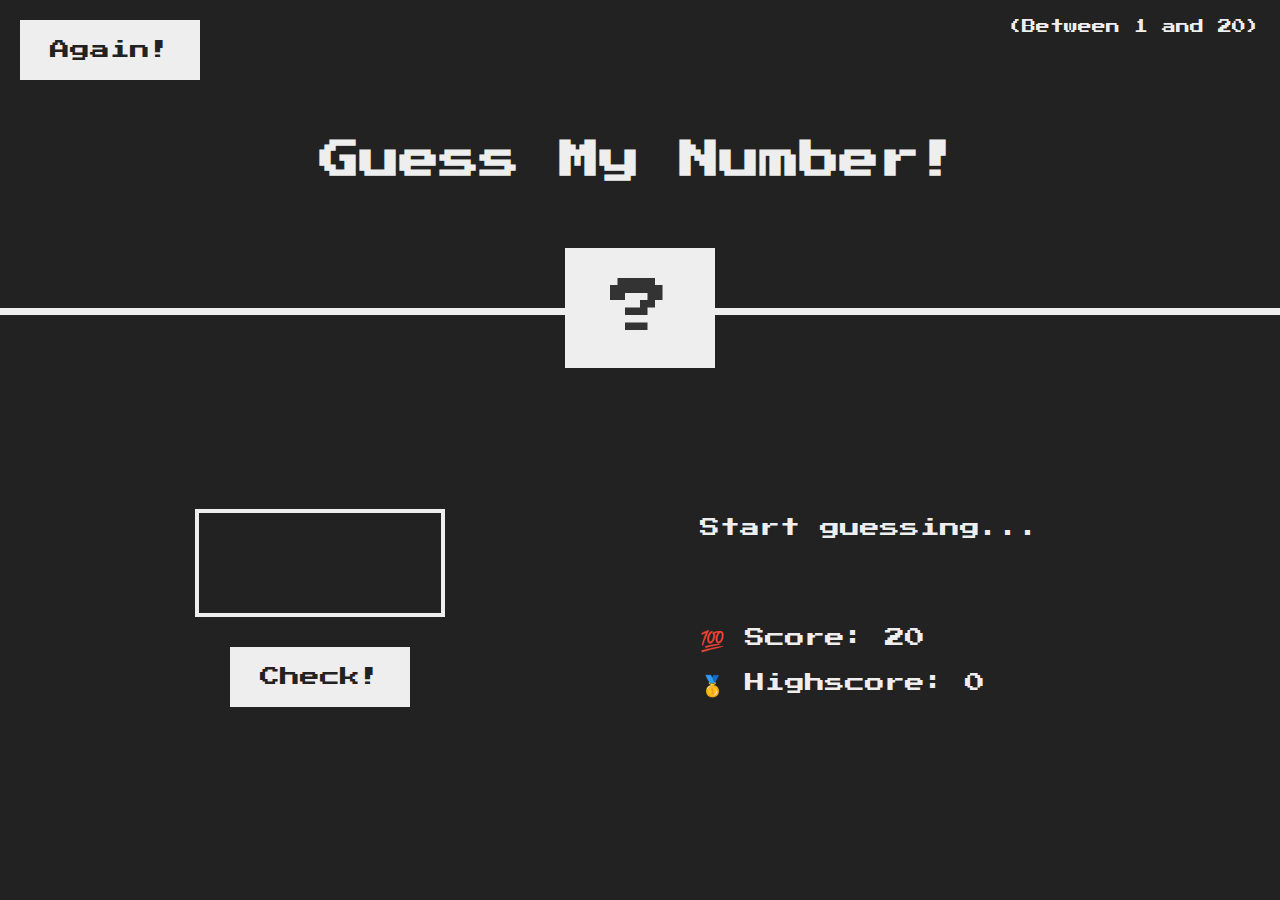
<file: Coding Challenge 7/index.html>
<!DOCTYPE html>
<html lang="en">
  <head>
    <meta charset="UTF-8" />
    <meta name="viewport" content="width=device-width, initial-scale=1.0" />
    <meta http-equiv="X-UA-Compatible" content="ie=edge" />
    <link rel="stylesheet" href="style.css" />
    <title>Guess My Number!</title>
  </head>
  <body>
    <header>
      <h1>Guess My Number!</h1>
      <p class="between">(Between 1 and 20)</p>
      <button class="btn again">Again!</button>
      <div class="number">?</div>
    </header>
    <main>
      <section class="left">
        <input type="number" class="guess" />
        <button class="btn check">Check!</button>
      </section>
      <section class="right">
        <p class="message">Start guessing...</p>
        <p class="label-score">💯 Score: <span class="score">20</span></p>
        <p class="label-highscore">
          🥇 Highscore: <span class="highscore">0</span>
        </p>
      </section>
    </main>
    <script src="script.js"></script>
  </body>
</html>
</file>
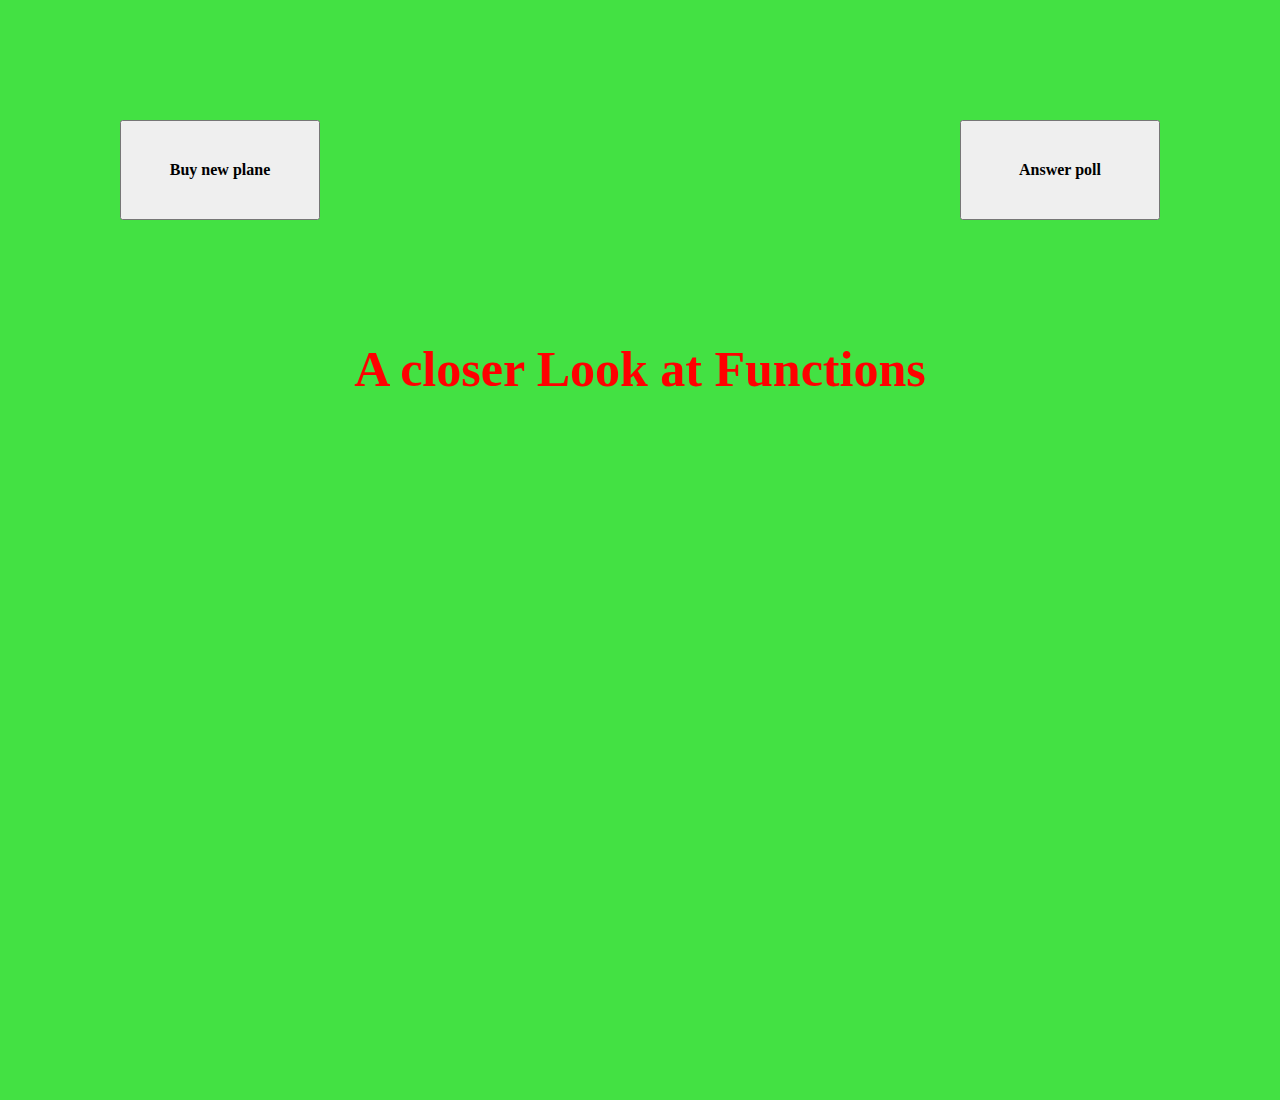
<file: lap2-hoangldph21518/index.html>
<!DOCTYPE html>
<html lang="en">
  <head>
    <meta charset="UTF-8" />
    <meta http-equiv="X-UA-Compatible" content="IE=edge" />
    <meta name="viewport" content="width=device-width, initial-scale=1.0" />
    <title>Document</title>
    <link rel="stylesheet" href="style.css" />
  </head>
  <body>
    <div class="btn__container">
      <button>Buy new plane</button>
      <button>Answer poll</button>
    </div>
    <header><h1>A closer Look at Functions</h1></header>
    <script src="coding-chalengen2.js"></script>
  </body>
</html>
</file>
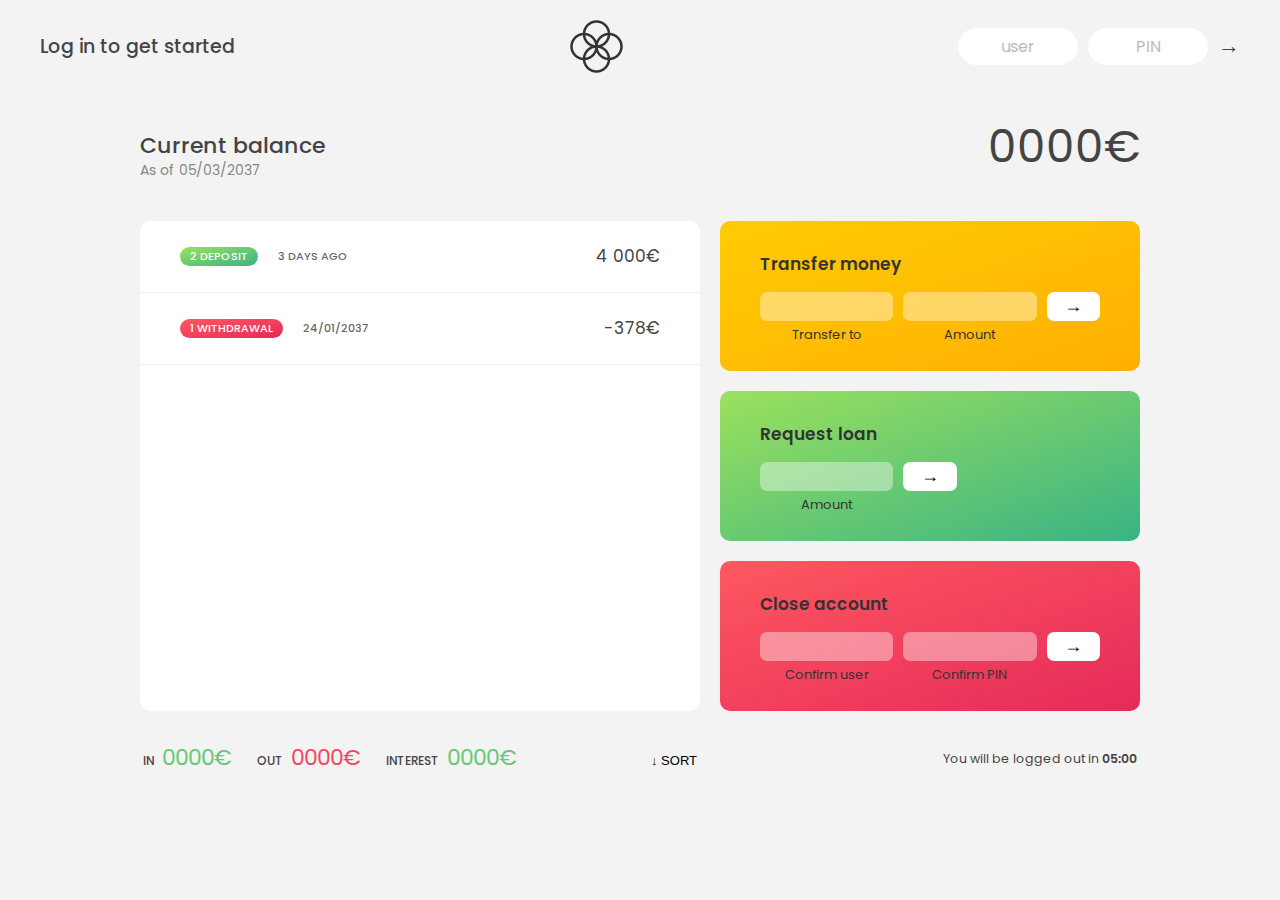
<file: Lap3_4-hoangldph21518/index.html>
<!DOCTYPE html>
<html lang="en">
  <head>
    <meta charset="UTF-8" />
    <meta name="viewport" content="width=device-width, initial-scale=1.0" />
    <meta http-equiv="X-UA-Compatible" content="ie=edge" />
    <link rel="shortcut icon" type="image/png" href="/icon.png" />

    <link
      href="https://fonts.googleapis.com/css?family=Poppins:400,500,600&display=swap"
      rel="stylesheet"
    />

    <link rel="stylesheet" href="style.css" />
    <title>Bankist</title>
  </head>
  <body>
    <!-- TOP NAVIGATION -->
    <nav>
      <p class="welcome">Log in to get started</p>
      <img src="logo.png" alt="Logo" class="logo" />
      <form class="login">
        <input
          type="text"
          placeholder="user"
          class="login__input login__input--user"
        />
        <!-- In practice, use type="password" -->
        <input
          type="text"
          placeholder="PIN"
          maxlength="4"
          class="login__input login__input--pin"
        />
        <button class="login__btn">&rarr;</button>
      </form>
    </nav>

    <main class="app">
      <!-- BALANCE -->
      <div class="balance">
        <div>
          <p class="balance__label">Current balance</p>
          <p class="balance__date">
            As of <span class="date">05/03/2037</span>
          </p>
        </div>
        <p class="balance__value">0000€</p>
      </div>

      <!-- MOVEMENTS -->
      <div class="movements">
        <div class="movements__row">
          <div class="movements__type movements__type--deposit">2 deposit</div>
          <div class="movements__date">3 days ago</div>
          <div class="movements__value">4 000€</div>
        </div>
        <div class="movements__row">
          <div class="movements__type movements__type--withdrawal">
            1 withdrawal
          </div>
          <div class="movements__date">24/01/2037</div>
          <div class="movements__value">-378€</div>
        </div>
      </div>

      <!-- SUMMARY -->
      <div class="summary">
        <p class="summary__label">In</p>
        <p class="summary__value summary__value--in">0000€</p>
        <p class="summary__label">Out</p>
        <p class="summary__value summary__value--out">0000€</p>
        <p class="summary__label">Interest</p>
        <p class="summary__value summary__value--interest">0000€</p>
        <button class="btn--sort">&downarrow; SORT</button>
      </div>

      <!-- OPERATION: TRANSFERS -->
      <div class="operation operation--transfer">
        <h2>Transfer money</h2>
        <form class="form form--transfer">
          <input type="text" class="form__input form__input--to" />
          <input type="number" class="form__input form__input--amount" />
          <button class="form__btn form__btn--transfer">&rarr;</button>
          <label class="form__label">Transfer to</label>
          <label class="form__label">Amount</label>
        </form>
      </div>

      <!-- OPERATION: LOAN -->
      <div class="operation operation--loan">
        <h2>Request loan</h2>
        <form class="form form--loan">
          <input type="number" class="form__input form__input--loan-amount" />
          <button class="form__btn form__btn--loan">&rarr;</button>
          <label class="form__label form__label--loan">Amount</label>
        </form>
      </div>

      <!-- OPERATION: CLOSE -->
      <div class="operation operation--close">
        <h2>Close account</h2>
        <form class="form form--close">
          <input type="text" class="form__input form__input--user" />
          <input
            type="password"
            maxlength="6"
            class="form__input form__input--pin"
          />
          <button class="form__btn form__btn--close">&rarr;</button>
          <label class="form__label">Confirm user</label>
          <label class="form__label">Confirm PIN</label>
        </form>
      </div>

      <!-- LOGOUT TIMER -->
      <p class="logout-timer">
        You will be logged out in <span class="timer">05:00</span>
      </p>
    </main>

    <!-- <footer>
      &copy; by Jonas Schmedtmann. Don't claim as your own :)
    </footer> -->

    <script src="script.js"></script>
  </body>
</html>
</file>
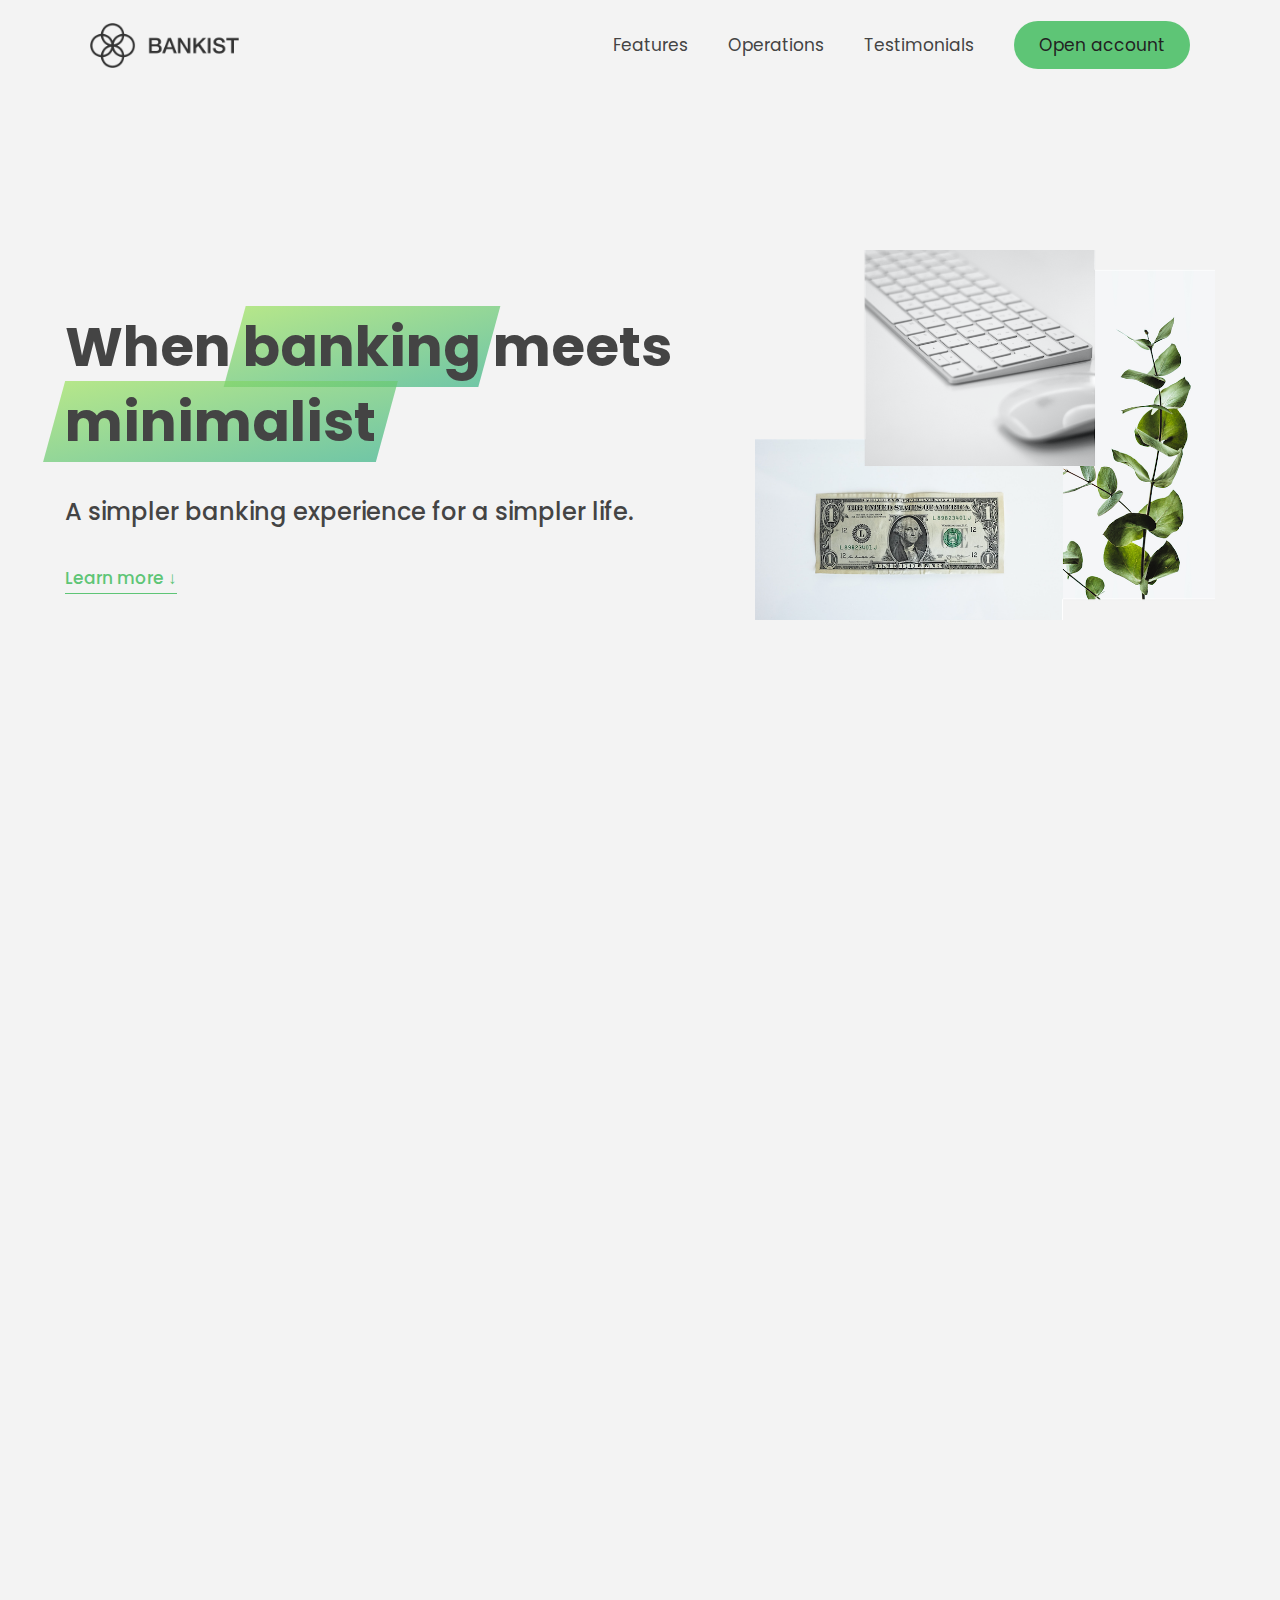
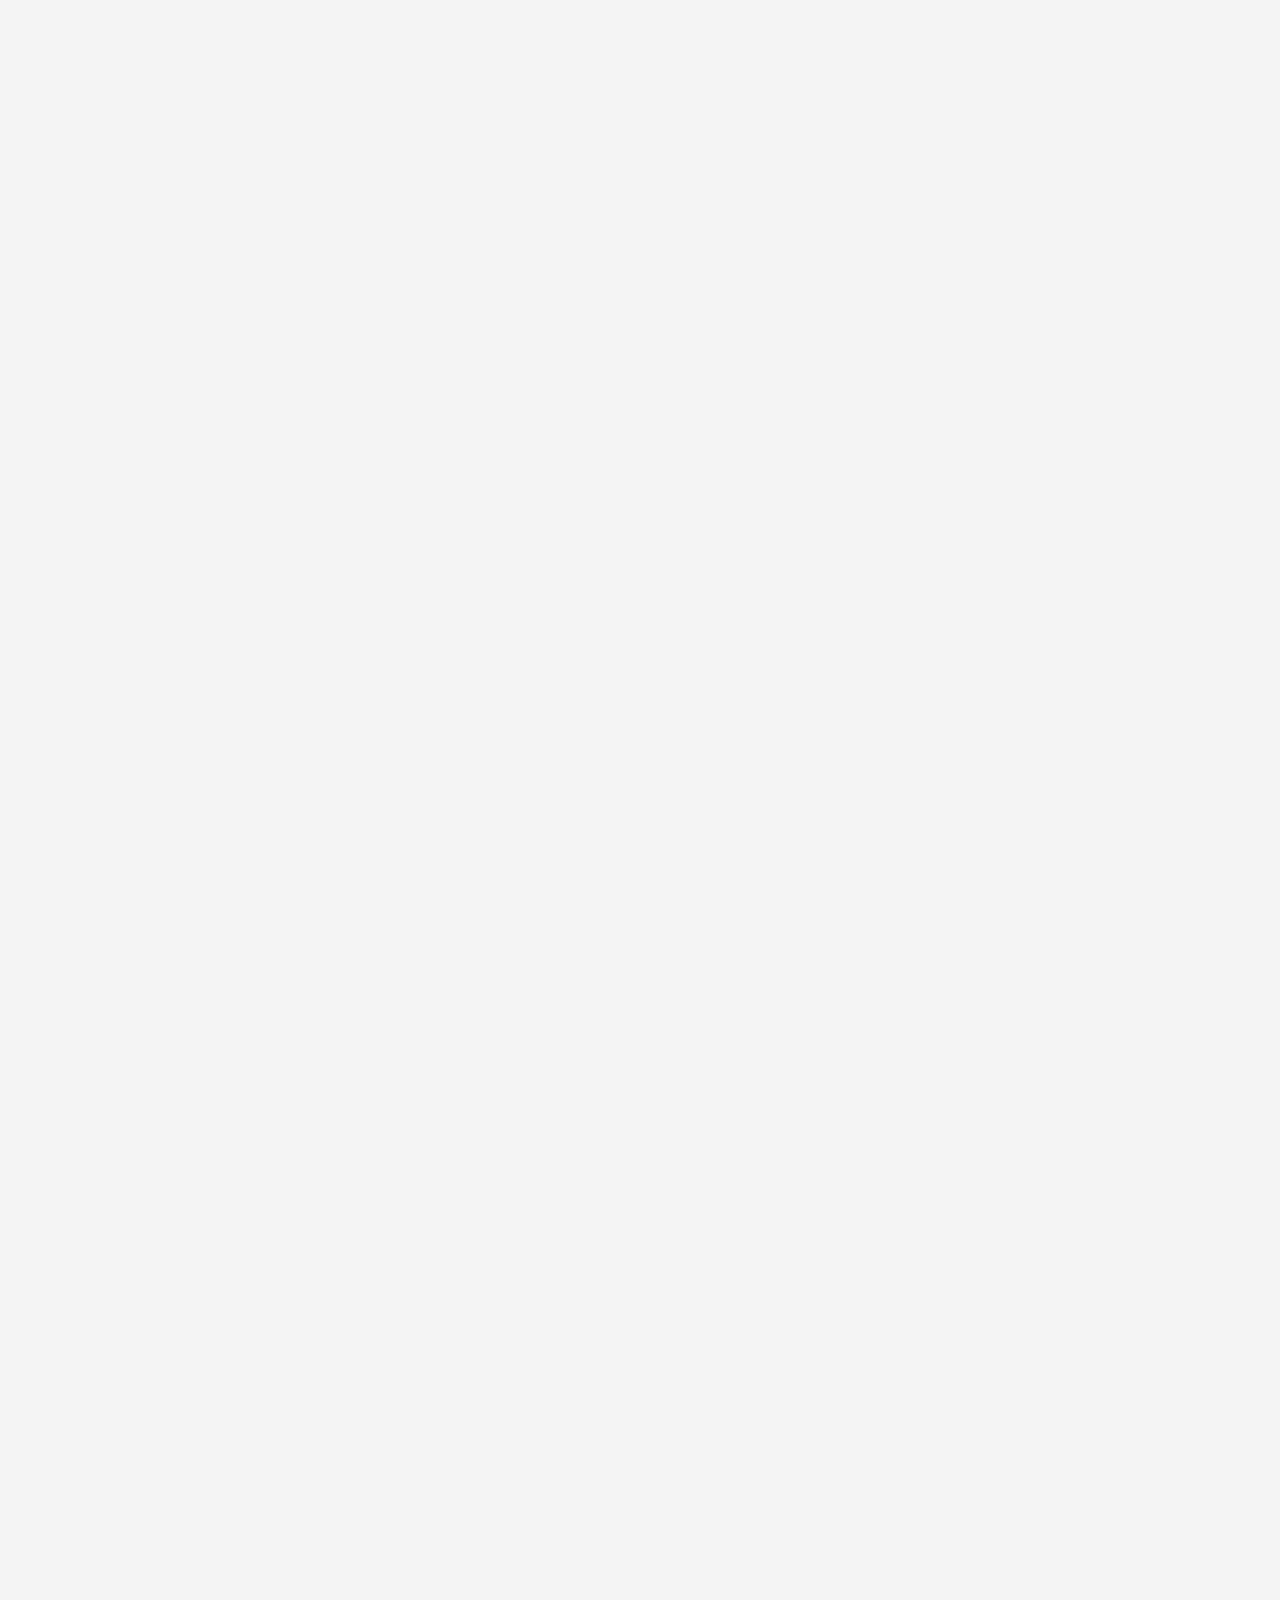
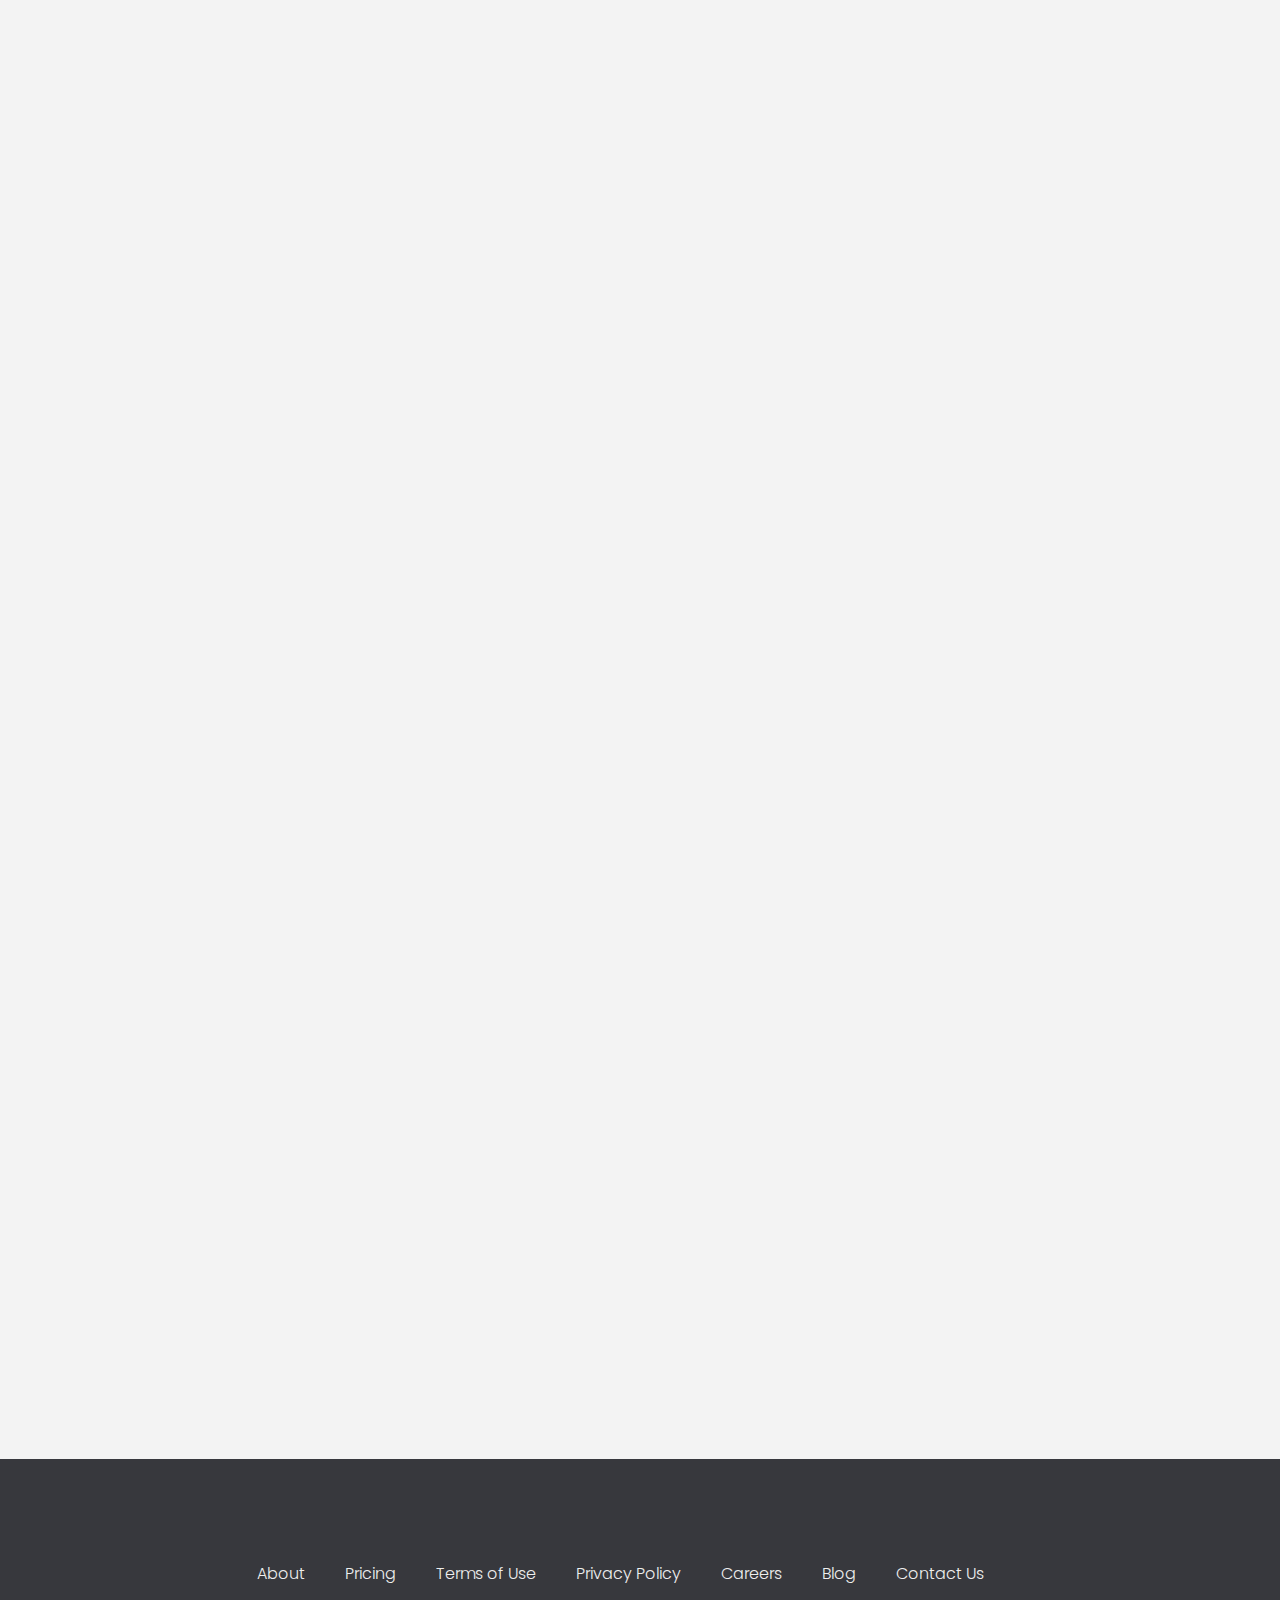
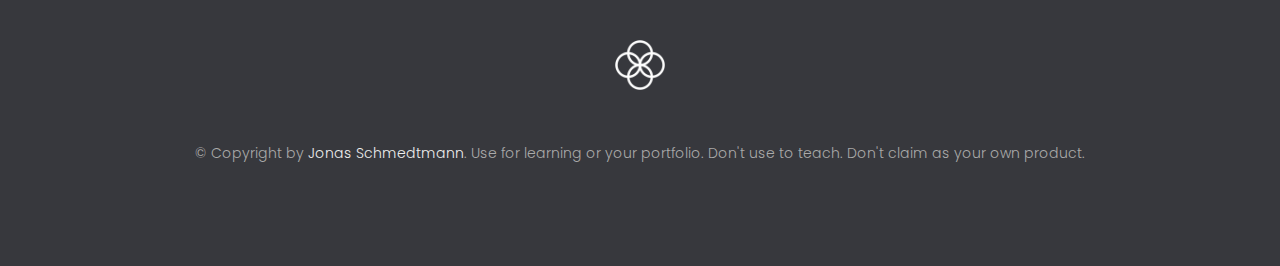
<file: Lap5_6-Hoangldph21518/index.html>
<!DOCTYPE html>
<html lang="en">
  <head>
    <meta charset="UTF-8" />
    <meta name="viewport" content="width=device-width, initial-scale=1.0" />
    <meta http-equiv="X-UA-Compatible" content="ie=edge" />
    <link rel="shortcut icon" type="image/png" href="img/icon.png" />

    <link
      href="https://fonts.googleapis.com/css?family=Poppins:300,400,500,600&display=swap"
      rel="stylesheet"
    />
    <link rel="stylesheet" href="style.css" />
    <title>Bankist | When Banking meets Minimalist</title>

    <script defer src="script.js"></script>
  </head>
  <body>
    <header class="header">
      <nav class="nav">
        <img
          src="img/logo.png"
          alt="Bankist logo"
          class="nav__logo"
          id="logo"
          designer="Jonas"
          data-version-number="3.0"
        />
        <ul class="nav__links">
          <li class="nav__item">
            <a class="nav__link" href="#section--1">Features</a>
          </li>
          <li class="nav__item">
            <a class="nav__link" href="#section--2">Operations</a>
          </li>
          <li class="nav__item">
            <a class="nav__link" href="#section--3">Testimonials</a>
          </li>
          <li class="nav__item">
            <a class="nav__link nav__link--btn btn--show-modal" href="#"
              >Open account</a
            >
          </li>
        </ul>
      </nav>

      <div class="header__title">
        <!-- <h1 onclick="alert('HTML alert')"> -->
        <h1>
          When
          <!-- Green highlight effect -->
          <span class="highlight">banking</span>
          meets<br />
          <span class="highlight">minimalist</span>
        </h1>
        <h4>A simpler banking experience for a simpler life.</h4>
        <button class="btn--text btn--scroll-to">Learn more &DownArrow;</button>
        <img
          src="img/hero.png"
          class="header__img"
          alt="Minimalist bank items"
        />
      </div>
    </header>

    <section class="section" id="section--1">
      <div class="section__title">
        <h2 class="section__description">Features</h2>
        <h3 class="section__header">
          Everything you need in a modern bank and more.
        </h3>
      </div>

      <div class="features">
        <img
          src="img/digital-lazy.jpg"
          data-src="img/digital.jpg"
          alt="Computer"
          class="features__img lazy-img"
        />
        <div class="features__feature">
          <div class="features__icon">
            <svg>
              <use xlink:href="img/icons.svg#icon-monitor"></use>
            </svg>
          </div>
          <h5 class="features__header">100% digital bank</h5>
          <p>
            Lorem ipsum dolor sit amet consectetur adipisicing elit. Unde alias
            sint quos? Accusantium a fugiat porro reiciendis saepe quibusdam
            debitis ducimus.
          </p>
        </div>

        <div class="features__feature">
          <div class="features__icon">
            <svg>
              <use xlink:href="img/icons.svg#icon-trending-up"></use>
            </svg>
          </div>
          <h5 class="features__header">Watch your money grow</h5>
          <p>
            Nesciunt quos autem dolorum voluptates cum dolores dicta fuga
            inventore ab? Nulla incidunt eius numquam sequi iste pariatur
            quibusdam!
          </p>
        </div>
        <img
          src="img/grow-lazy.jpg"
          data-src="img/grow.jpg"
          alt="Plant"
          class="features__img lazy-img"
        />

        <img
          src="img/card-lazy.jpg"
          data-src="img/card.jpg"
          alt="Credit card"
          class="features__img lazy-img"
        />
        <div class="features__feature">
          <div class="features__icon">
            <svg>
              <use xlink:href="img/icons.svg#icon-credit-card"></use>
            </svg>
          </div>
          <h5 class="features__header">Free debit card included</h5>
          <p>
            Quasi, fugit in cumque cupiditate reprehenderit debitis animi enim
            eveniet consequatur odit quam quos possimus assumenda dicta fuga
            inventore ab.
          </p>
        </div>
      </div>
    </section>

    <section class="section" id="section--2">
      <div class="section__title">
        <h2 class="section__description">Operations</h2>
        <h3 class="section__header">
          Everything as simple as possible, but no simpler.
        </h3>
      </div>

      <div class="operations">
        <div class="operations__tab-container">
          <button
            class="btn operations__tab operations__tab--1 operations__tab--active"
            data-tab="1"
          >
            <span>01</span>Instant Transfers
          </button>
          <button class="btn operations__tab operations__tab--2" data-tab="2">
            <span>02</span>Instant Loans
          </button>
          <button class="btn operations__tab operations__tab--3" data-tab="3">
            <span>03</span>Instant Closing
          </button>
        </div>
        <div
          class="operations__content operations__content--1 operations__content--active"
        >
          <div class="operations__icon operations__icon--1">
            <svg>
              <use xlink:href="img/icons.svg#icon-upload"></use>
            </svg>
          </div>
          <h5 class="operations__header">
            Tranfser money to anyone, instantly! No fees, no BS.
          </h5>
          <p>
            Lorem ipsum dolor sit amet, consectetur adipisicing elit, sed do
            eiusmod tempor incididunt ut labore et dolore magna aliqua. Ut enim
            ad minim veniam, quis nostrud exercitation ullamco laboris nisi ut
            aliquip ex ea commodo consequat.
          </p>
        </div>

        <div class="operations__content operations__content--2">
          <div class="operations__icon operations__icon--2">
            <svg>
              <use xlink:href="img/icons.svg#icon-home"></use>
            </svg>
          </div>
          <h5 class="operations__header">
            Buy a home or make your dreams come true, with instant loans.
          </h5>
          <p>
            Duis aute irure dolor in reprehenderit in voluptate velit esse
            cillum dolore eu fugiat nulla pariatur. Excepteur sint occaecat
            cupidatat non proident, sunt in culpa qui officia deserunt mollit
            anim id est laborum.
          </p>
        </div>
        <div class="operations__content operations__content--3">
          <div class="operations__icon operations__icon--3">
            <svg>
              <use xlink:href="img/icons.svg#icon-user-x"></use>
            </svg>
          </div>
          <h5 class="operations__header">
            No longer need your account? No problem! Close it instantly.
          </h5>
          <p>
            Excepteur sint occaecat cupidatat non proident, sunt in culpa qui
            officia deserunt mollit anim id est laborum. Ut enim ad minim
            veniam, quis nostrud exercitation ullamco laboris nisi ut aliquip ex
            ea commodo consequat.
          </p>
        </div>
      </div>
    </section>

    <section class="section" id="section--3">
      <div class="section__title section__title--testimonials">
        <h2 class="section__description">Not sure yet?</h2>
        <h3 class="section__header">
          Millions of Bankists are already making their lifes simpler.
        </h3>
      </div>

      <div class="slider">
        <div class="slide">
          <div class="testimonial">
            <h5 class="testimonial__header">Best financial decision ever!</h5>
            <blockquote class="testimonial__text">
              Lorem ipsum dolor sit, amet consectetur adipisicing elit.
              Accusantium quas quisquam non? Quas voluptate nulla minima
              deleniti optio ullam nesciunt, numquam corporis et asperiores
              laboriosam sunt, praesentium suscipit blanditiis. Necessitatibus
              id alias reiciendis, perferendis facere pariatur dolore veniam
              autem esse non voluptatem saepe provident nihil molestiae.
            </blockquote>
            <address class="testimonial__author">
              <img src="img/user-1.jpg" alt="" class="testimonial__photo" />
              <h6 class="testimonial__name">Aarav Lynn</h6>
              <p class="testimonial__location">San Francisco, USA</p>
            </address>
          </div>
        </div>

        <div class="slide">
          <div class="testimonial">
            <h5 class="testimonial__header">
              The last step to becoming a complete minimalist
            </h5>
            <blockquote class="testimonial__text">
              Quisquam itaque deserunt ullam, quia ea repellendus provident,
              ducimus neque ipsam modi voluptatibus doloremque, corrupti
              laborum. Incidunt numquam perferendis veritatis neque repellendus.
              Lorem, ipsum dolor sit amet consectetur adipisicing elit. Illo
              deserunt exercitationem deleniti.
            </blockquote>
            <address class="testimonial__author">
              <img src="img/user-2.jpg" alt="" class="testimonial__photo" />
              <h6 class="testimonial__name">Miyah Miles</h6>
              <p class="testimonial__location">London, UK</p>
            </address>
          </div>
        </div>

        <div class="slide">
          <div class="testimonial">
            <h5 class="testimonial__header">
              Finally free from old-school banks
            </h5>
            <blockquote class="testimonial__text">
              Debitis, nihil sit minus suscipit magni aperiam vel tenetur
              incidunt commodi architecto numquam omnis nulla autem,
              necessitatibus blanditiis modi similique quidem. Odio aliquam
              culpa dicta beatae quod maiores ipsa minus consequatur error sunt,
              deleniti saepe aliquid quos inventore sequi. Necessitatibus id
              alias reiciendis, perferendis facere.
            </blockquote>
            <address class="testimonial__author">
              <img src="img/user-3.jpg" alt="" class="testimonial__photo" />
              <h6 class="testimonial__name">Francisco Gomes</h6>
              <p class="testimonial__location">Lisbon, Portugal</p>
            </address>
          </div>
        </div>

        <button class="slider__btn slider__btn--left">&larr;</button>
        <button class="slider__btn slider__btn--right">&rarr;</button>
        <div class="dots"></div>
      </div>
    </section>

    <section class="section section--sign-up">
      <div class="section__title">
        <h3 class="section__header">
          The best day to join Bankist was one year ago. The second best is
          today!
        </h3>
      </div>
      <button class="btn btn--show-modal">Open your free account today!</button>
    </section>

    <footer class="footer">
      <ul class="footer__nav">
        <li class="footer__item">
          <a class="footer__link" href="#">About</a>
        </li>
        <li class="footer__item">
          <a class="footer__link" href="#">Pricing</a>
        </li>
        <li class="footer__item">
          <a class="footer__link" href="#">Terms of Use</a>
        </li>
        <li class="footer__item">
          <a class="footer__link" href="#">Privacy Policy</a>
        </li>
        <li class="footer__item">
          <a class="footer__link" href="#">Careers</a>
        </li>
        <li class="footer__item">
          <a class="footer__link" href="#">Blog</a>
        </li>
        <li class="footer__item">
          <a class="footer__link" href="#">Contact Us</a>
        </li>
      </ul>
      <img src="img/icon.png" alt="Logo" class="footer__logo" />
      <p class="footer__copyright">
        &copy; Copyright by
        <a
          class="footer__link twitter-link"
          target="_blank"
          href="https://twitter.com/jonasschmedtman"
          >Jonas Schmedtmann</a
        >. Use for learning or your portfolio. Don't use to teach. Don't claim
        as your own product.
      </p>
    </footer>

    <div class="modal hidden">
      <button class="btn--close-modal">&times;</button>
      <h2 class="modal__header">
        Open your bank account <br />
        in just <span class="highlight">5 minutes</span>
      </h2>
      <form class="modal__form">
        <label>First Name</label>
        <input type="text" />
        <label>Last Name</label>
        <input type="text" />
        <label>Email Address</label>
        <input type="email" />
        <button class="btn">Next step &rarr;</button>
      </form>
    </div>
    <div class="overlay hidden"></div>

    <!-- <script src="script.js"></script> -->
  </body>
</html>
</file>
<file: Coding Challenge 7/style.css>
@import url('https://fonts.googleapis.com/css?family=Press+Start+2P&display=swap');

* {
  margin: 0;
  padding: 0;
  box-sizing: inherit;
}

html {
  font-size: 62.5%;
  box-sizing: border-box;
}

body {
  font-family: 'Press Start 2P', sans-serif;
  color: #eee;
  background-color: #222;
  /* background-color: #60b347; */
}

/* LAYOUT */
header {
  position: relative;
  height: 35vh;
  border-bottom: 7px solid #eee;
}

main {
  height: 65vh;
  color: #eee;
  display: flex;
  align-items: center;
  justify-content: space-around;
}

.left {
  width: 52rem;
  display: flex;
  flex-direction: column;
  align-items: center;
}

.right {
  width: 52rem;
  font-size: 2rem;
}

/* ELEMENTS STYLE */
h1 {
  font-size: 4rem;
  text-align: center;
  position: absolute;
  width: 100%;
  top: 52%;
  left: 50%;
  transform: translate(-50%, -50%);
}

.number {
  background: #eee;
  color: #333;
  font-size: 6rem;
  width: 15rem;
  padding: 3rem 0rem;
  text-align: center;
  position: absolute;
  bottom: 0;
  left: 50%;
  transform: translate(-50%, 50%);
}

.between {
  font-size: 1.4rem;
  position: absolute;
  top: 2rem;
  right: 2rem;
}

.again {
  position: absolute;
  top: 2rem;
  left: 2rem;
}

.guess {
  background: none;
  border: 4px solid #eee;
  font-family: inherit;
  color: inherit;
  font-size: 5rem;
  padding: 2.5rem;
  width: 25rem;
  text-align: center;
  display: block;
  margin-bottom: 3rem;
}

.btn {
  border: none;
  background-color: #eee;
  color: #222;
  font-size: 2rem;
  font-family: inherit;
  padding: 2rem 3rem;
  cursor: pointer;
}

.btn:hover {
  background-color: #ccc;
}

.message {
  margin-bottom: 8rem;
  height: 3rem;
}

.label-score {
  margin-bottom: 2rem;
}
</file>
<file: lap2-hoangldph21518/style.css>
*,
*:before,
*:after {
  box-sizing: border-box;
}
* {
  margin: 0;
  padding: 0;
  font: inherit;
}
img,
picture,
svg,
video {
  display: block;
  max-width: 100%;
}
body {
  min-height: 100vh;
  margin: 100px;
  background-color: rgb(67, 225, 67);
}
.btn__container{
        display: flex;
        justify-content: space-between;
        align-items: center;
        padding: 20px;
}
.btn__container button{
        width: 200px;
        height: 100px;
        padding: 20px;
        font-weight: bold;
}
header{
        display: flex;
        justify-content: center;
        margin-top: 100px;
        font-size: 50px;
        font-weight: bold;
}
</file>
<file: Lap3_4-hoangldph21518/style.css>
/*
 * Use this CSS to learn some intersting techniques,
 * in case you're wondering how I built the UI.
 * Have fun! 😁
 */

 * {
        margin: 0;
        padding: 0;
        box-sizing: inherit;
      }
      
      html {
        font-size: 62.5%;
        box-sizing: border-box;
      }
      
      body {
        font-family: 'Poppins', sans-serif;
        color: #444;
        background-color: #f3f3f3;
        height: 100vh;
        padding: 2rem;
      }
      
      nav {
        display: flex;
        justify-content: space-between;
        align-items: center;
        padding: 0 2rem;
      }
      
      .welcome {
        font-size: 1.9rem;
        font-weight: 500;
      }
      
      .logo {
        height: 5.25rem;
      }
      
      .login {
        display: flex;
      }
      
      .login__input {
        border: none;
        padding: 0.5rem 2rem;
        font-size: 1.6rem;
        font-family: inherit;
        text-align: center;
        width: 12rem;
        border-radius: 10rem;
        margin-right: 1rem;
        color: inherit;
        border: 1px solid #fff;
        transition: all 0.3s;
      }
      
      .login__input:focus {
        outline: none;
        border: 1px solid #ccc;
      }
      
      .login__input::placeholder {
        color: #bbb;
      }
      
      .login__btn {
        border: none;
        background: none;
        font-size: 2.2rem;
        color: inherit;
        cursor: pointer;
        transition: all 0.3s;
      }
      
      .login__btn:hover,
      .login__btn:focus,
      .btn--sort:hover,
      .btn--sort:focus {
        outline: none;
        color: #777;
      }
      
      /* MAIN */
      .app {
        position: relative;
        max-width: 100rem;
        margin: 4rem auto;
        display: grid;
        grid-template-columns: 4fr 3fr;
        grid-template-rows: auto repeat(3, 15rem) auto;
        gap: 2rem;
      
        /* NOTE This creates the fade in/out anumation */
        /* opacity: 0; */
        transition: all 1s;
      }
      
      .balance {
        grid-column: 1 / span 2;
        display: flex;
        align-items: flex-end;
        justify-content: space-between;
        margin-bottom: 2rem;
      }
      
      .balance__label {
        font-size: 2.2rem;
        font-weight: 500;
        margin-bottom: -0.2rem;
      }
      
      .balance__date {
        font-size: 1.4rem;
        color: #888;
      }
      
      .balance__value {
        font-size: 4.5rem;
        font-weight: 400;
      }
      
      /* MOVEMENTS */
      .movements {
        grid-row: 2 / span 3;
        background-color: #fff;
        border-radius: 1rem;
        overflow: scroll;
      }
      
      .movements__row {
        padding: 2.25rem 4rem;
        display: flex;
        align-items: center;
        border-bottom: 1px solid #eee;
      }
      
      .movements__type {
        font-size: 1.1rem;
        text-transform: uppercase;
        font-weight: 500;
        color: #fff;
        padding: 0.1rem 1rem;
        border-radius: 10rem;
        margin-right: 2rem;
      }
      
      .movements__date {
        font-size: 1.1rem;
        text-transform: uppercase;
        font-weight: 500;
        color: #666;
      }
      
      .movements__type--deposit {
        background-image: linear-gradient(to top left, #39b385, #9be15d);
      }
      
      .movements__type--withdrawal {
        background-image: linear-gradient(to top left, #e52a5a, #ff585f);
      }
      
      .movements__value {
        font-size: 1.7rem;
        margin-left: auto;
      }
      
      /* SUMMARY */
      .summary {
        grid-row: 5 / 6;
        display: flex;
        align-items: baseline;
        padding: 0 0.3rem;
        margin-top: 1rem;
      }
      
      .summary__label {
        font-size: 1.2rem;
        font-weight: 500;
        text-transform: uppercase;
        margin-right: 0.8rem;
      }
      
      .summary__value {
        font-size: 2.2rem;
        margin-right: 2.5rem;
      }
      
      .summary__value--in,
      .summary__value--interest {
        color: #66c873;
      }
      
      .summary__value--out {
        color: #f5465d;
      }
      
      .btn--sort {
        margin-left: auto;
        border: none;
        background: none;
        font-size: 1.3rem;
        font-weight: 500;
        cursor: pointer;
      }
      
      /* OPERATIONS */
      .operation {
        border-radius: 1rem;
        padding: 3rem 4rem;
        color: #333;
      }
      
      .operation--transfer {
        background-image: linear-gradient(to top left, #ffb003, #ffcb03);
      }
      
      .operation--loan {
        background-image: linear-gradient(to top left, #39b385, #9be15d);
      }
      
      .operation--close {
        background-image: linear-gradient(to top left, #e52a5a, #ff585f);
      }
      
      h2 {
        margin-bottom: 1.5rem;
        font-size: 1.7rem;
        font-weight: 600;
        color: #333;
      }
      
      .form {
        display: grid;
        grid-template-columns: 2.5fr 2.5fr 1fr;
        grid-template-rows: auto auto;
        gap: 0.4rem 1rem;
      }
      
      /* Exceptions for interst */
      .form.form--loan {
        grid-template-columns: 2.5fr 1fr 2.5fr;
      }
      .form__label--loan {
        grid-row: 2;
      }
      /* End exceptions */
      
      .form__input {
        width: 100%;
        border: none;
        background-color: rgba(255, 255, 255, 0.4);
        font-family: inherit;
        font-size: 1.5rem;
        text-align: center;
        color: #333;
        padding: 0.3rem 1rem;
        border-radius: 0.7rem;
        transition: all 0.3s;
      }
      
      .form__input:focus {
        outline: none;
        background-color: rgba(255, 255, 255, 0.6);
      }
      
      .form__label {
        font-size: 1.3rem;
        text-align: center;
      }
      
      .form__btn {
        border: none;
        border-radius: 0.7rem;
        font-size: 1.8rem;
        background-color: #fff;
        cursor: pointer;
        transition: all 0.3s;
      }
      
      .form__btn:focus {
        outline: none;
        background-color: rgba(255, 255, 255, 0.8);
      }
      
      .logout-timer {
        padding: 0 0.3rem;
        margin-top: 1.9rem;
        text-align: right;
        font-size: 1.25rem;
      }
      
      .timer {
        font-weight: 600;
      }
</file>
<file: Lap5_6-Hoangldph21518/style.css>
/* The page is NOT responsive. You can implement responsiveness yourself if you wanna have some fun 😃 */

:root {
  --color-primary: #5ec576;
  --color-secondary: #ffcb03;
  --color-tertiary: #ff585f;
  --color-primary-darker: #4bbb7d;
  --color-secondary-darker: #ffbb00;
  --color-tertiary-darker: #fd424b;
  --color-primary-opacity: #5ec5763a;
  --color-secondary-opacity: #ffcd0331;
  --color-tertiary-opacity: #ff58602d;
  --gradient-primary: linear-gradient(to top left, #39b385, #9be15d);
  --gradient-secondary: linear-gradient(to top left, #ffb003, #ffcb03);
}

* {
  margin: 0;
  padding: 0;
  box-sizing: inherit;
}

html {
  font-size: 62.5%;
  box-sizing: border-box;
}

body {
  font-family: 'Poppins', sans-serif;
  font-weight: 300;
  color: #444;
  line-height: 1.9;
  background-color: #f3f3f3;
}

/* GENERAL ELEMENTS */
.section {
  padding: 15rem 3rem;
  border-top: 1px solid #ddd;

  transition: transform 1s, opacity 1s;
}

.section--hidden {
  opacity: 0;
  transform: translateY(8rem);
}

.section__title {
  max-width: 80rem;
  margin: 0 auto 8rem auto;
}

.section__description {
  font-size: 1.8rem;
  font-weight: 600;
  text-transform: uppercase;
  color: var(--color-primary);
  margin-bottom: 1rem;
}

.section__header {
  font-size: 4rem;
  line-height: 1.3;
  font-weight: 500;
}

.btn {
  display: inline-block;
  background-color: var(--color-primary);
  font-size: 1.6rem;
  font-family: inherit;
  font-weight: 500;
  border: none;
  padding: 1.25rem 4.5rem;
  border-radius: 10rem;
  cursor: pointer;
  transition: all 0.3s;
}

.btn:hover {
  background-color: var(--color-primary-darker);
}

.btn--text {
  display: inline-block;
  background: none;
  font-size: 1.7rem;
  font-family: inherit;
  font-weight: 500;
  color: var(--color-primary);
  border: none;
  border-bottom: 1px solid currentColor;
  padding-bottom: 2px;
  cursor: pointer;
  transition: all 0.3s;
}

p {
  color: #666;
}

/* This is BAD for accessibility! Don't do in the real world! */
button:focus {
  outline: none;
}

img {
  transition: filter 0.5s;
}

.lazy-img {
  filter: blur(20px);
}

/* NAVIGATION */
.nav {
  display: flex;
  justify-content: space-between;
  align-items: center;
  height: 9rem;
  width: 100%;
  padding: 0 6rem;
  z-index: 100;
}

/* nav and stickly class at the same time */
.nav.sticky {
  position: fixed;
  background-color: rgba(255, 255, 255, 0.95);
}

.nav__logo {
  height: 4.5rem;
  transition: all 0.3s;
}

.nav__links {
  display: flex;
  align-items: center;
  list-style: none;
}

.nav__item {
  margin-left: 4rem;
}

.nav__link:link,
.nav__link:visited {
  font-size: 1.7rem;
  font-weight: 400;
  color: inherit;
  text-decoration: none;
  display: block;
  transition: all 0.3s;
}

.nav__link--btn:link,
.nav__link--btn:visited {
  padding: 0.8rem 2.5rem;
  border-radius: 3rem;
  background-color: var(--color-primary);
  color: #222;
}

.nav__link--btn:hover,
.nav__link--btn:active {
  color: inherit;
  background-color: var(--color-primary-darker);
  color: #333;
}

/* HEADER */
.header {
  padding: 0 3rem;
  height: 100vh;
  display: flex;
  flex-direction: column;
  align-items: center;
}

.header__title {
  flex: 1;

  max-width: 115rem;
  display: grid;
  grid-template-columns: 3fr 2fr;
  row-gap: 3rem;
  align-content: center;
  justify-content: center;

  align-items: start;
  justify-items: start;
}

h1 {
  font-size: 5.5rem;
  line-height: 1.35;
}

h4 {
  font-size: 2.4rem;
  font-weight: 500;
}

.header__img {
  width: 100%;
  grid-column: 2 / 3;
  grid-row: 1 / span 4;
  transform: translateY(-6rem);
}

.highlight {
  position: relative;
}

.highlight::after {
  display: block;
  content: '';
  position: absolute;
  bottom: 0;
  left: 0;
  height: 100%;
  width: 100%;
  z-index: -1;
  opacity: 0.7;
  transform: scale(1.07, 1.05) skewX(-15deg);
  background-image: var(--gradient-primary);
}

/* FEATURES */
.features {
  display: grid;
  grid-template-columns: 1fr 1fr;
  gap: 4rem;
  margin: 0 12rem;
}

.features__img {
  width: 100%;
}

.features__feature {
  align-self: center;
  justify-self: center;
  width: 70%;
  font-size: 1.5rem;
}

.features__icon {
  display: flex;
  align-items: center;
  justify-content: center;
  background-color: var(--color-primary-opacity);
  height: 5.5rem;
  width: 5.5rem;
  border-radius: 50%;
  margin-bottom: 2rem;
}

.features__icon svg {
  height: 2.5rem;
  width: 2.5rem;
  fill: var(--color-primary);
}

.features__header {
  font-size: 2rem;
  margin-bottom: 1rem;
}

/* OPERATIONS */
.operations {
  max-width: 100rem;
  margin: 12rem auto 0 auto;

  background-color: #fff;
}

.operations__tab-container {
  display: flex;
  justify-content: center;
}

.operations__tab {
  margin-right: 2.5rem;
  transform: translateY(-50%);
}

.operations__tab span {
  margin-right: 1rem;
  font-weight: 600;
  display: inline-block;
}

.operations__tab--1 {
  background-color: var(--color-secondary);
}

.operations__tab--1:hover {
  background-color: var(--color-secondary-darker);
}

.operations__tab--3 {
  background-color: var(--color-tertiary);
  margin: 0;
}

.operations__tab--3:hover {
  background-color: var(--color-tertiary-darker);
}

.operations__tab--active {
  transform: translateY(-66%);
}

.operations__content {
  display: none;

  /* JUST PRESENTATIONAL */
  font-size: 1.7rem;
  padding: 2.5rem 7rem 6.5rem 7rem;
}

.operations__content--active {
  display: grid;
  grid-template-columns: 7rem 1fr;
  column-gap: 3rem;
  row-gap: 0.5rem;
}

.operations__header {
  font-size: 2.25rem;
  font-weight: 500;
  align-self: center;
}

.operations__icon {
  display: flex;
  align-items: center;
  justify-content: center;
  height: 7rem;
  width: 7rem;
  border-radius: 50%;
}

.operations__icon svg {
  height: 2.75rem;
  width: 2.75rem;
}

.operations__content p {
  grid-column: 2;
}

.operations__icon--1 {
  background-color: var(--color-secondary-opacity);
}
.operations__icon--2 {
  background-color: var(--color-primary-opacity);
}
.operations__icon--3 {
  background-color: var(--color-tertiary-opacity);
}
.operations__icon--1 svg {
  fill: var(--color-secondary-darker);
}
.operations__icon--2 svg {
  fill: var(--color-primary);
}
.operations__icon--3 svg {
  fill: var(--color-tertiary);
}

/* SLIDER */
.slider {
  max-width: 100rem;
  height: 50rem;
  margin: 0 auto;
  position: relative;

  /* IN THE END */
  overflow: hidden;
}

.slide {
  position: absolute;
  top: 0;
  width: 100%;
  height: 50rem;

  display: flex;
  align-items: center;
  justify-content: center;

  /* THIS creates the animation! */
  transition: transform 1s;
}

.slide > img {
  /* Only for images that have different size than slide */
  width: 100%;
  height: 100%;
  object-fit: cover;
}

.slider__btn {
  position: absolute;
  top: 50%;
  z-index: 10;

  border: none;
  background: rgba(255, 255, 255, 0.7);
  font-family: inherit;
  color: #333;
  border-radius: 50%;
  height: 5.5rem;
  width: 5.5rem;
  font-size: 3.25rem;
  cursor: pointer;
}

.slider__btn--left {
  left: 6%;
  transform: translate(-50%, -50%);
}

.slider__btn--right {
  right: 6%;
  transform: translate(50%, -50%);
}

.dots {
  position: absolute;
  bottom: 5%;
  left: 50%;
  transform: translateX(-50%);
  display: flex;
}

.dots__dot {
  border: none;
  background-color: #b9b9b9;
  opacity: 0.7;
  height: 1rem;
  width: 1rem;
  border-radius: 50%;
  margin-right: 1.75rem;
  cursor: pointer;
  transition: all 0.5s;

  /* Only necessary when overlying images */
  /* box-shadow: 0 0.6rem 1.5rem rgba(0, 0, 0, 0.7); */
}

.dots__dot:last-child {
  margin: 0;
}

.dots__dot--active {
  /* background-color: #fff; */
  background-color: #888;
  opacity: 1;
}

/* TESTIMONIALS */
.testimonial {
  width: 65%;
  position: relative;
}

.testimonial::before {
  content: '\201C';
  position: absolute;
  top: -5.7rem;
  left: -6.8rem;
  line-height: 1;
  font-size: 20rem;
  font-family: inherit;
  color: var(--color-primary);
  z-index: -1;
}

.testimonial__header {
  font-size: 2.25rem;
  font-weight: 500;
  margin-bottom: 1.5rem;
}

.testimonial__text {
  font-size: 1.7rem;
  margin-bottom: 3.5rem;
  color: #666;
}

.testimonial__author {
  margin-left: 3rem;
  font-style: normal;

  display: grid;
  grid-template-columns: 6.5rem 1fr;
  column-gap: 2rem;
}

.testimonial__photo {
  grid-row: 1 / span 2;
  width: 6.5rem;
  border-radius: 50%;
}

.testimonial__name {
  font-size: 1.7rem;
  font-weight: 500;
  align-self: end;
  margin: 0;
}

.testimonial__location {
  font-size: 1.5rem;
}

.section__title--testimonials {
  margin-bottom: 4rem;
}

/* SIGNUP */
.section--sign-up {
  background-color: #37383d;
  border-top: none;
  border-bottom: 1px solid #444;
  text-align: center;
  padding: 10rem 3rem;
}

.section--sign-up .section__header {
  color: #fff;
  text-align: center;
}

.section--sign-up .section__title {
  margin-bottom: 6rem;
}

.section--sign-up .btn {
  font-size: 1.9rem;
  padding: 2rem 5rem;
}

/* FOOTER */
.footer {
  padding: 10rem 3rem;
  background-color: #37383d;
}

.footer__nav {
  list-style: none;
  display: flex;
  justify-content: center;
  margin-bottom: 5rem;
}

.footer__item {
  margin-right: 4rem;
}

.footer__link {
  font-size: 1.6rem;
  color: #eee;
  text-decoration: none;
}

.footer__logo {
  height: 5rem;
  display: block;
  margin: 0 auto;
  margin-bottom: 5rem;
}

.footer__copyright {
  font-size: 1.4rem;
  color: #aaa;
  text-align: center;
}

.footer__copyright .footer__link {
  font-size: 1.4rem;
}

/* MODAL WINDOW */
.modal {
  position: fixed;
  top: 50%;
  left: 50%;
  transform: translate(-50%, -50%);
  max-width: 60rem;
  background-color: #f3f3f3;
  padding: 5rem 6rem;
  box-shadow: 0 4rem 6rem rgba(0, 0, 0, 0.3);
  z-index: 1000;
  transition: all 0.5s;
}

.overlay {
  position: fixed;
  top: 0;
  left: 0;
  width: 100%;
  height: 100%;
  background-color: rgba(0, 0, 0, 0.5);
  backdrop-filter: blur(4px);
  z-index: 100;
  transition: all 0.5s;
}

.modal__header {
  font-size: 3.25rem;
  margin-bottom: 4.5rem;
  line-height: 1.5;
}

.modal__form {
  margin: 0 3rem;
  display: grid;
  grid-template-columns: 1fr 2fr;
  align-items: center;
  gap: 2.5rem;
}

.modal__form label {
  font-size: 1.7rem;
  font-weight: 500;
}

.modal__form input {
  font-size: 1.7rem;
  padding: 1rem 1.5rem;
  border: 1px solid #ddd;
  border-radius: 0.5rem;
}

.modal__form button {
  grid-column: 1 / span 2;
  justify-self: center;
  margin-top: 1rem;
}

.btn--close-modal {
  font-family: inherit;
  color: inherit;
  position: absolute;
  top: 0.5rem;
  right: 2rem;
  font-size: 4rem;
  cursor: pointer;
  border: none;
  background: none;
}

.hidden {
  visibility: hidden;
  opacity: 0;
}

/* COOKIE MESSAGE */
.cookie-message {
  display: flex;
  align-items: center;
  justify-content: space-evenly;
  width: 100%;
  background-color: white;
  color: #bbb;
  font-size: 1.5rem;
  font-weight: 400;
}
</file>
